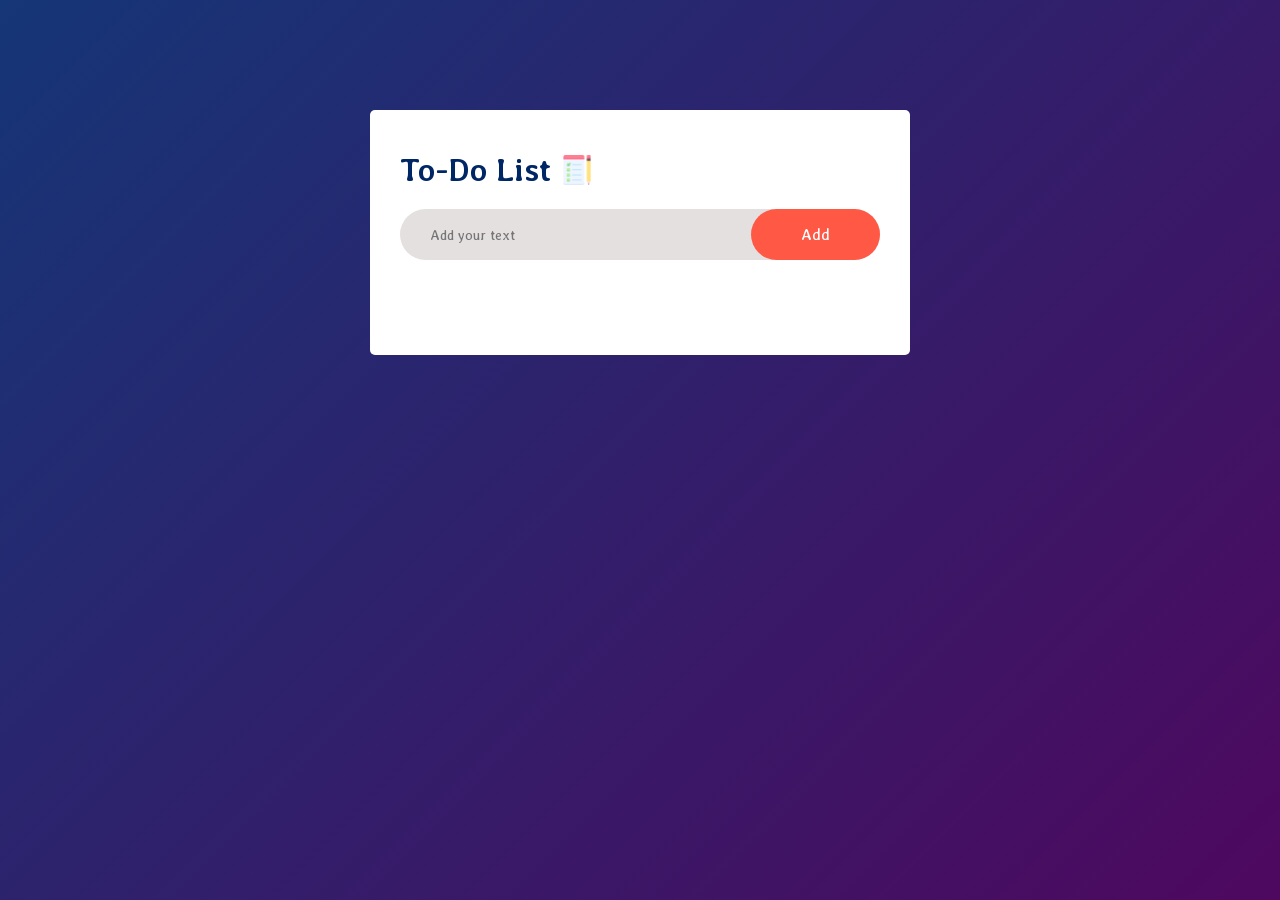
<file: Task-1/index.html>
<!DOCTYPE html>
<html lang="en">

<head>
    <meta charset="UTF-8">
    <meta name="viewport" content="width=device-width, initial-scale=1.0">
    <title>ToDo</title>
    <link rel="stylesheet" href="./style.css">

</head>

<body>
    <div class="container">
        <div class="todo-app">
            <h1>To-Do List <img src="./assets/todo-list.png" alt="todo"></h1>
            <div class="row">
                <input type="text" id="input-box" placeholder="Add your text">
                <button onclick="addTask()">Add</button>
            </div>

            <ul id="list-container">
            </ul>
        </div>
    </div>

    <script src="./script.js"></script>
</body>

</html>
</file>
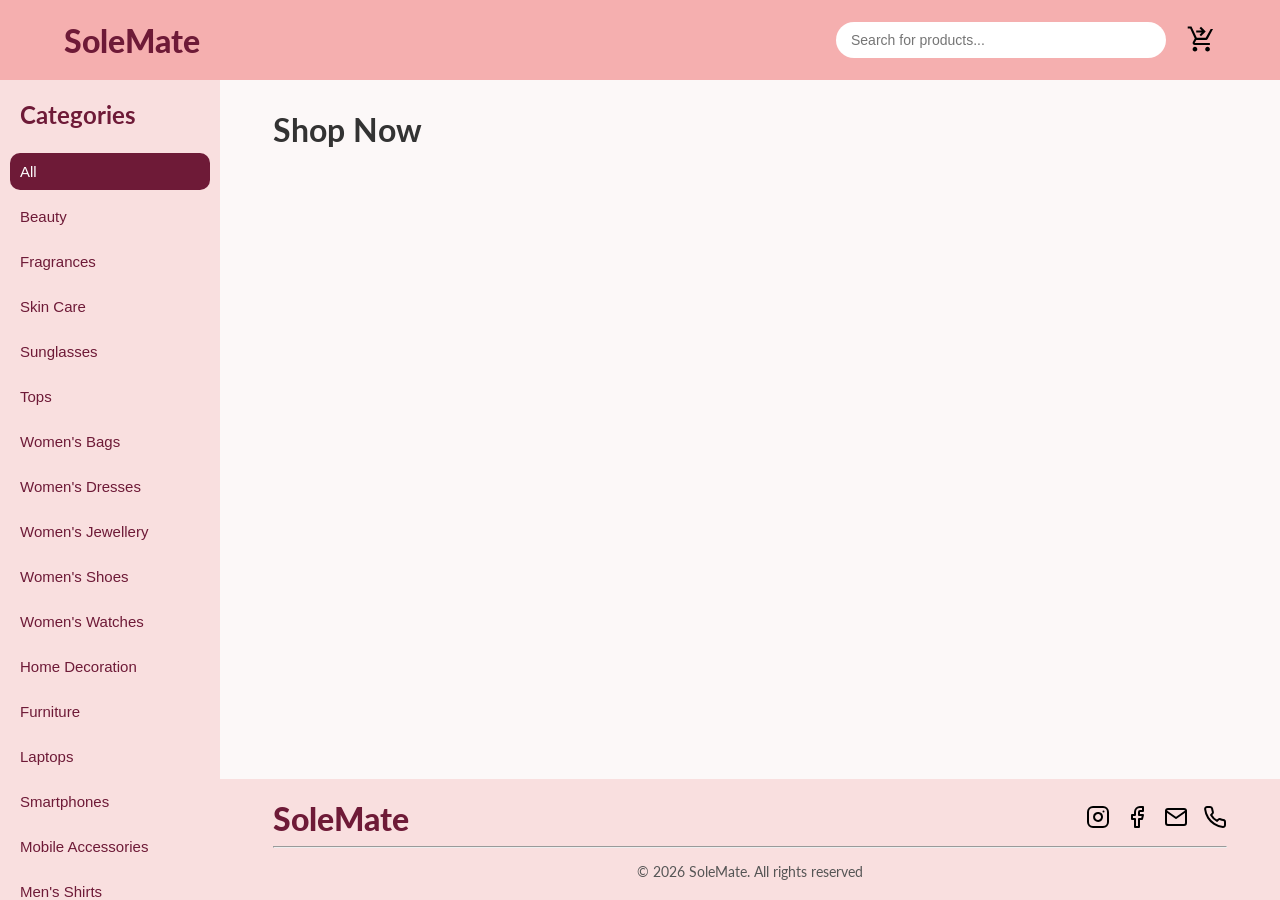
<file: Task-10/index.html>
<!DOCTYPE html>
<html lang="en">

<head>
    <meta charset="UTF-8">
    <meta name="viewport" content="width=device-width, initial-scale=1.0">
    <link rel="stylesheet" href="./style.css">
    <title>SoleMate</title>
</head>

<body>

    <header id="header">
        <div class="logo">SoleMate</div>
        <div class="header-right">
            <div class="search-bar">
                <input type="text" id="search-input" placeholder="Search for products...">
            </div>
            <div class="nav-links">
                <div class="cart">
                    <img id="cart-btn" src="./assets/shopping-cart.svg" alt="checkout">
                </div>
            </div>
        </div>
    </header>

    <aside id="sidebar">
        <div class="categories">
            <h2>Categories</h2>

            <button class="filter-btn active" data-category="all">All</button>

            <button class="filter-btn" data-category="beauty">Beauty</button>
            <button class="filter-btn" data-category="fragrances">Fragrances</button>
            <button class="filter-btn" data-category="skin-care">Skin Care</button>
            <button class="filter-btn" data-category="sunglasses">Sunglasses</button>
            <button class="filter-btn" data-category="tops">Tops</button>
            <button class="filter-btn" data-category="womens-bags">Women's Bags</button>
            <button class="filter-btn" data-category="womens-dresses">Women's Dresses</button>
            <button class="filter-btn" data-category="womens-jewellery">Women's Jewellery</button>
            <button class="filter-btn" data-category="womens-shoes">Women's Shoes</button>
            <button class="filter-btn" data-category="womens-watches">Women's Watches</button>
            <button class="filter-btn" data-category="home-decoration">Home Decoration</button>
            <button class="filter-btn" data-category="furniture">Furniture</button>
            <button class="filter-btn" data-category="laptops">Laptops</button>
            <button class="filter-btn" data-category="smartphones">Smartphones</button>
            <button class="filter-btn" data-category="mobile-accessories">Mobile Accessories</button>
            <button class="filter-btn" data-category="mens-shirts">Men's Shirts</button>
            <button class="filter-btn" data-category="mens-shoes">Men's Shoes</button>
            <button class="filter-btn" data-category="mens-watches">Men's Watches</button>
            <button class="filter-btn" data-category="motorcycle">Motorcycle</button>
            <button class="filter-btn" data-category="sports-accessories">Sports Accessories</button>
            <button class="filter-btn" data-category="tablets">Tablets</button>
            <button class="filter-btn" data-category="vehicle">Vehicle</button>
            <button class="filter-btn" data-category="kitchen-accessories">Kitchen Accessories</button>
            <button class="filter-btn" data-category="groceries">Groceries</button>

        </div>

        </div>


    </aside>

    <main id="main-content">
        <div id="product-section">
            <h1>Shop Now</h1>
            <div id="product-container" class="products-list"></div>
        </div>

        <div id="cart-section">
            <button id="back-btn">← Back to Shop</button>
            <h1>Your Cart</h1>
            <div id="cart-items"></div>
            <div id="total"></div>
        </div>
    </main>

    <footer>
        <div class="footer-top">
            <div class="logo">SoleMate</div>
            <div class="footer_links">
                <a><img src="./assets/instagram.svg" alt="instagram" class="icon contact"></a>
                <a><img src="./assets/facebook.svg" alt="facebook" class="icon contact"> </a>
                <a><img src="./assets/mail.svg" alt="mail" class="icon contact"> </a>
                <a><img src="./assets/phone.svg" alt="phone" class="icon contact"> </a>
            </div>
        </div>
        <hr>
        <div class="footer-bottom">&copy; 2026 SoleMate. All rights reserved</div>
    </footer>

    <script type="module" src="script.js"></script>
</body>

</html>
</file>
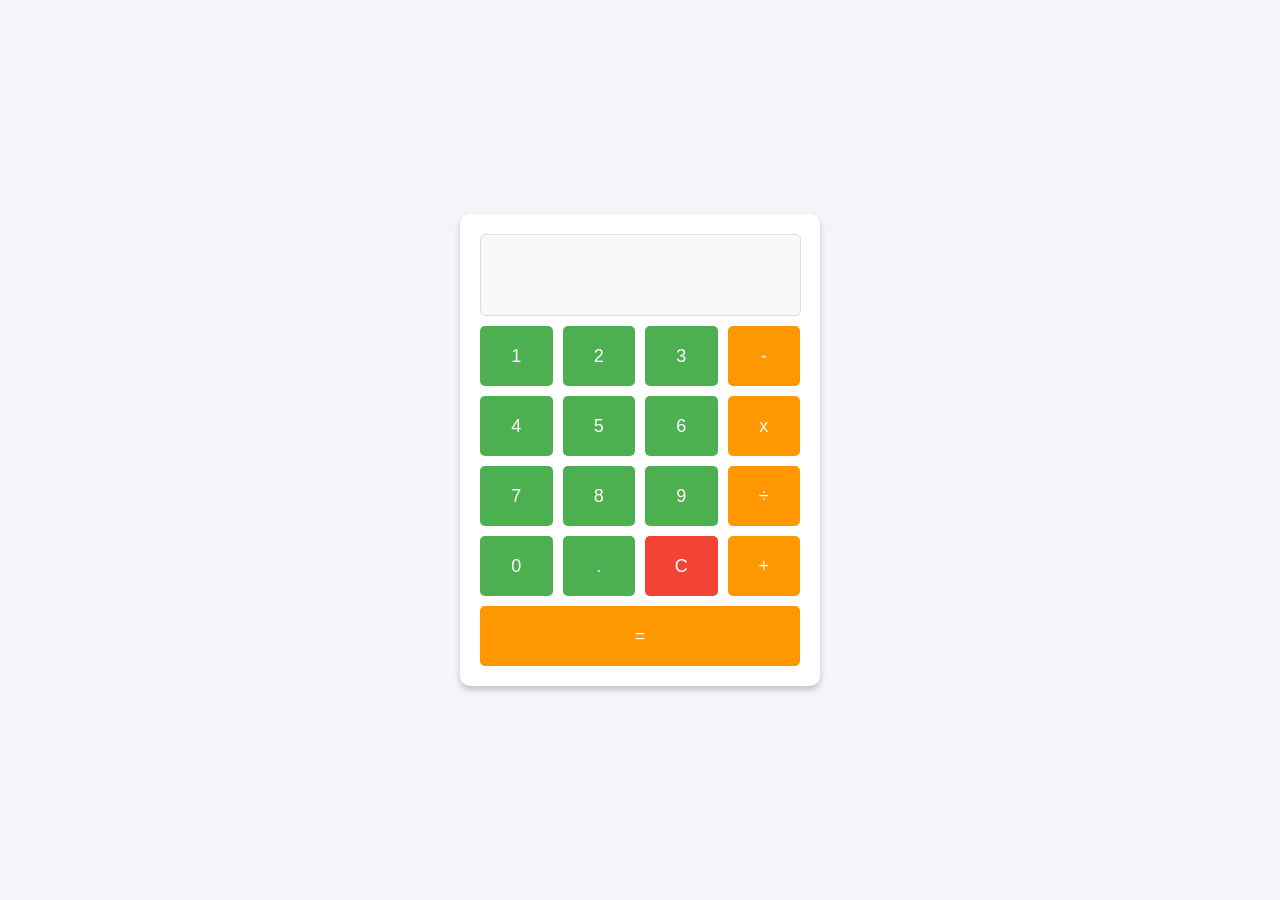
<file: Task-2/index.html>
<!DOCTYPE html>
<html lang="en">

<head>
    <meta charset="UTF-8">
    <meta name="viewport" content="width=device-width, initial-scale=1.0">
    <title>Calculator</title>
    <link rel="stylesheet" href="./style.css">
</head>

<body>
    <div class="calculator">
        <input type="text" id="display" class="display" readonly>
        <div class="buttons">
            <button onclick="appendToDisplay('1')">1</button>
            <button onclick="appendToDisplay('2')">2</button>
            <button onclick="appendToDisplay('3')">3</button>
            <button class="operator" onclick="appendToDisplay('-')">-</button>

            <button onclick="appendToDisplay('4')">4</button>
            <button onclick="appendToDisplay('5')">5</button>
            <button onclick="appendToDisplay('6')">6</button>
            <button class="operator" onclick="appendToDisplay('*')">x</button>

            <button onclick="appendToDisplay('7')">7</button>
            <button onclick="appendToDisplay('8')">8</button>
            <button onclick="appendToDisplay('9')">9</button>
            <button class="operator" onclick="appendToDisplay('/')">÷</button>

            <button onclick="appendToDisplay('0')">0</button>
            <button onclick="appendToDisplay('.')">.</button>
            <button class="clear" onclick="clearDisplay()">C</button>
            <button class="operator" onclick="appendToDisplay('+')">+</button>

            <button class="operator" style="grid-column: span 4;" onclick="calculate()">=</button>
        </div>
    </div>

    <script src="./script.js"></script>
</body>

</html>
</file>
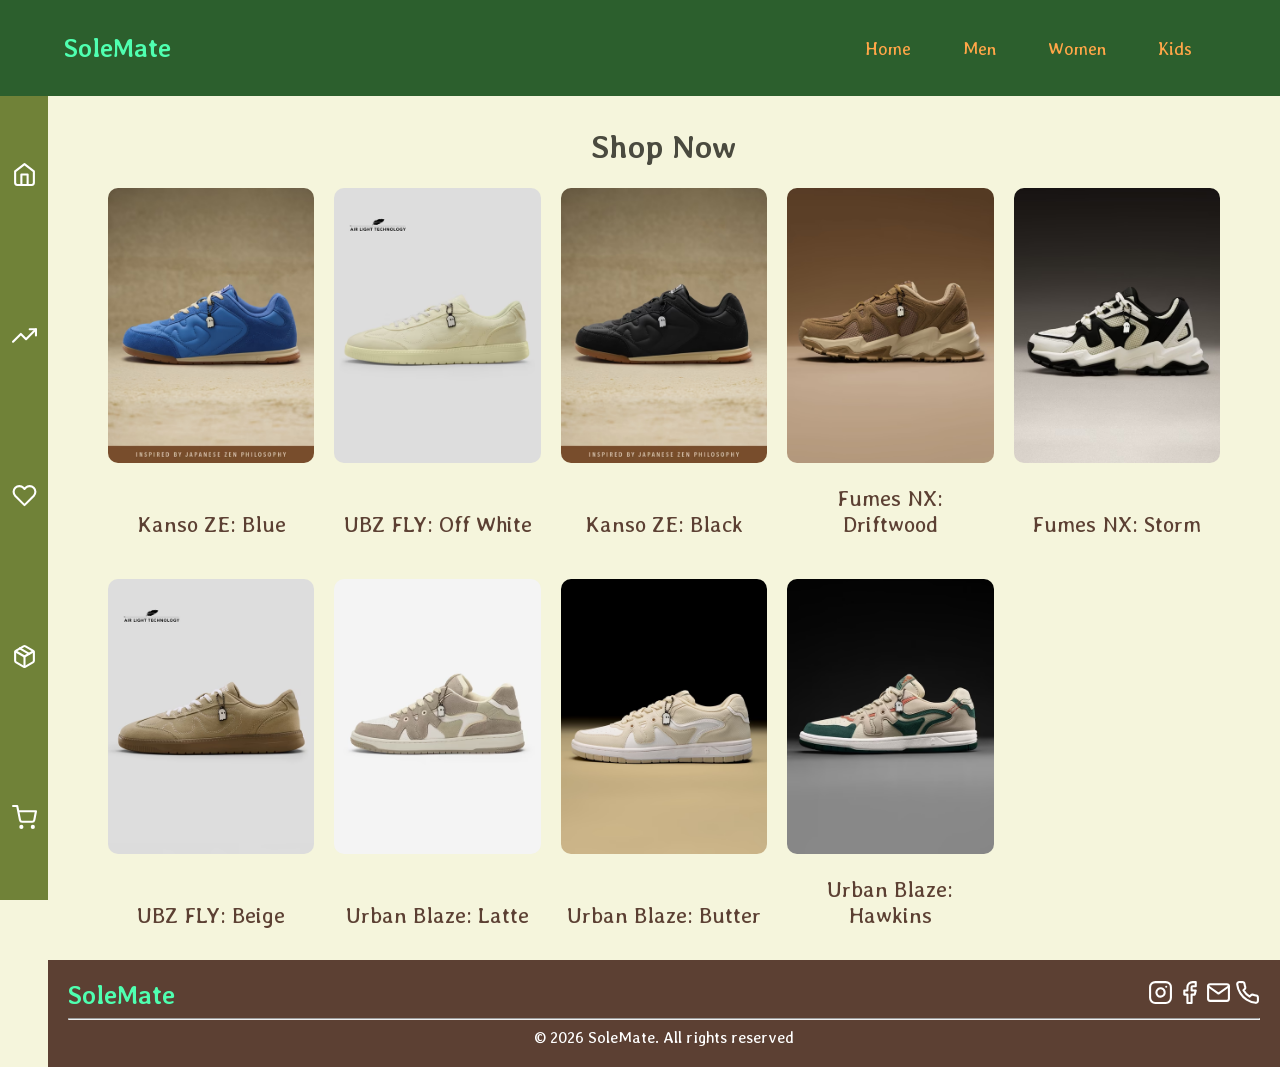
<file: Task-3/index.html>
<!DOCTYPE html>
<html lang="en">

<head>
    <meta charset="UTF-8">
    <meta name="viewport" content="width=device-width, initial-scale=1.0">
    <link rel="stylesheet" href="./style.css">
    <title>SoleMate</title>
</head>

<body>

    <header id="header">
        <div class="logo">SoleMate</div>
        <nav>
            <ul class="nav__links">
                <li><a href="#">Home</a></li>
                <li><a href="#men">Men</a></li>
                <li><a href="#women">Women</a></li>
                <li><a href="#kids">Kids</a></li>
            </ul>
        </nav>
    </header>

    <aside>
        <a><img src="./assets/home.svg" alt="home" class="icon"></a>
        <a><img src="./assets/trending-up.svg" alt="trendy" class="icon"> </a>
        <a><img src="./assets/heart.svg" alt="heart" class="icon"> </a>
        <a><img src="./assets/package.svg" alt="package" class="icon"> </a>
        <a><img src="./assets/shopping-cart.svg" alt="cart" class="icon"> </a>


    </aside>


    <main>
        <h1>Shop Now</h1>
        <div class="full-img" id="fullImgBox">
            <img src="./assets/shoe1.avif" alt="shoe-img" id="fullImg">
            <span onclick="closeFullImg()">X</span>
        </div>
        <div class="products-list">
            <div class="product">
                <img src="./assets/shoe1.avif" alt="shoe-img">
                <p>Kanso ZE: Blue</p>
            </div>
            <div class=" product">
                <img src="./assets/shoe2.avif" alt="shoe-img">
                <p>UBZ FLY: Off White</p>
            </div>
            <div class=" product">
                <img src="./assets/shoe3.avif" alt="shoe-img">
                <p>Kanso ZE: Black</p>
            </div>
            <div class="product">
                <img src="./assets/shoe4.avif" alt="shoe-img">
                <p>Fumes NX: Driftwood</p>
            </div>
            <div class="product">
                <img src="./assets/shoe5.avif" alt="shoe-img">
                <p>Fumes NX: Storm</p>
            </div>
            <div class="product">
                <img src="./assets/shoe6.avif" alt="shoe-img">
                <p>UBZ FLY: Beige</p>
            </div>
            <div class="product">
                <img src="./assets/shoe7.avif" alt="shoe-img">
                <p>Urban Blaze: Latte</p>
            </div>
            <div class="product">
                <img src="./assets/shoe8.avif" alt="shoe-img">
                <p>Urban Blaze: Butter</p>
            </div>
            <div class="product">
                <img src="./assets/shoe9.avif" alt="shoe-img">
                <p>Urban Blaze: Hawkins</p>
            </div>
        </div>
    </main>

    <footer>
        <div class="footer-top">
            <div class="logo">SoleMate</div>
            <div class="footer_links">
                <a><img src="./assets/instagram.svg" alt="instagram" class="icon contact"></a>
                <a><img src="./assets/facebook.svg" alt="facebook" class="icon contact"> </a>
                <a><img src="./assets/mail.svg" alt="mail" class="icon contact"> </a>
                <a><img src="./assets/phone.svg" alt="phone" class="icon contact"> </a>
            </div>
        </div>
        <hr>
        <div class="footer-bottom">&copy; 2026 SoleMate. All rights reserved</div>
    </footer>

    <script src="./script.js"></script>
</body>

</html>
</file>
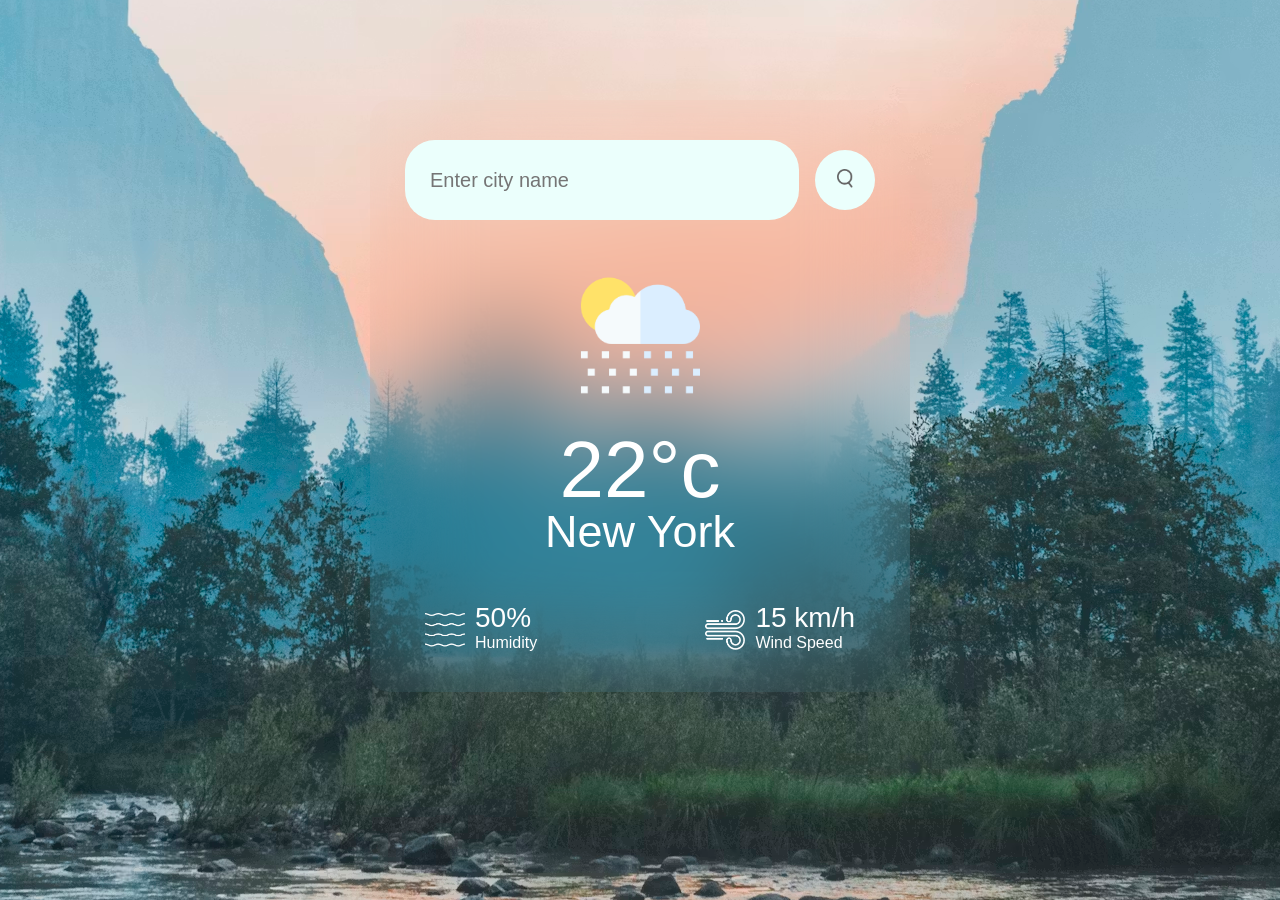
<file: Task-4/index.html>
<!DOCTYPE html>
<html lang="en">

<head>
    <meta charset="UTF-8">
    <meta name="viewport" content="width=device-width, initial-scale=1.0">
    <title>WeatherApp</title>
    <link rel="stylesheet" href="./style.css">
</head>

<body>
    <div class="card">
        <div class="search">
            <input type="text" placeholder="Enter city name">
            <button><img src="./assets/search.png" alt="search"></button>
        </div>

        <div class="weather">
            <img src="./assets/rain.png" alt="rain" class="weather-icon">
            <h1 class="temp">22°c</h1>
            <h2 class="city">New York</h2>
            <div class="details">
                <div class="col">
                    <img src="./assets/humidity.png" alt="humidity">
                    <div>
                        <p class="humidity">50%</p>
                        <p>Humidity</p>
                    </div>
                </div>
                <div class="col">
                    <img src="./assets/wind.png" alt="wind">
                    <div>
                        <p class="wind">15 km/h</p>
                        <p>Wind Speed</p>
                    </div>
                </div>
            </div>
        </div>
    </div>
    <script src="./config.js"></script>
    <script src="./script.js"></script>
</body>

</html>
</file>
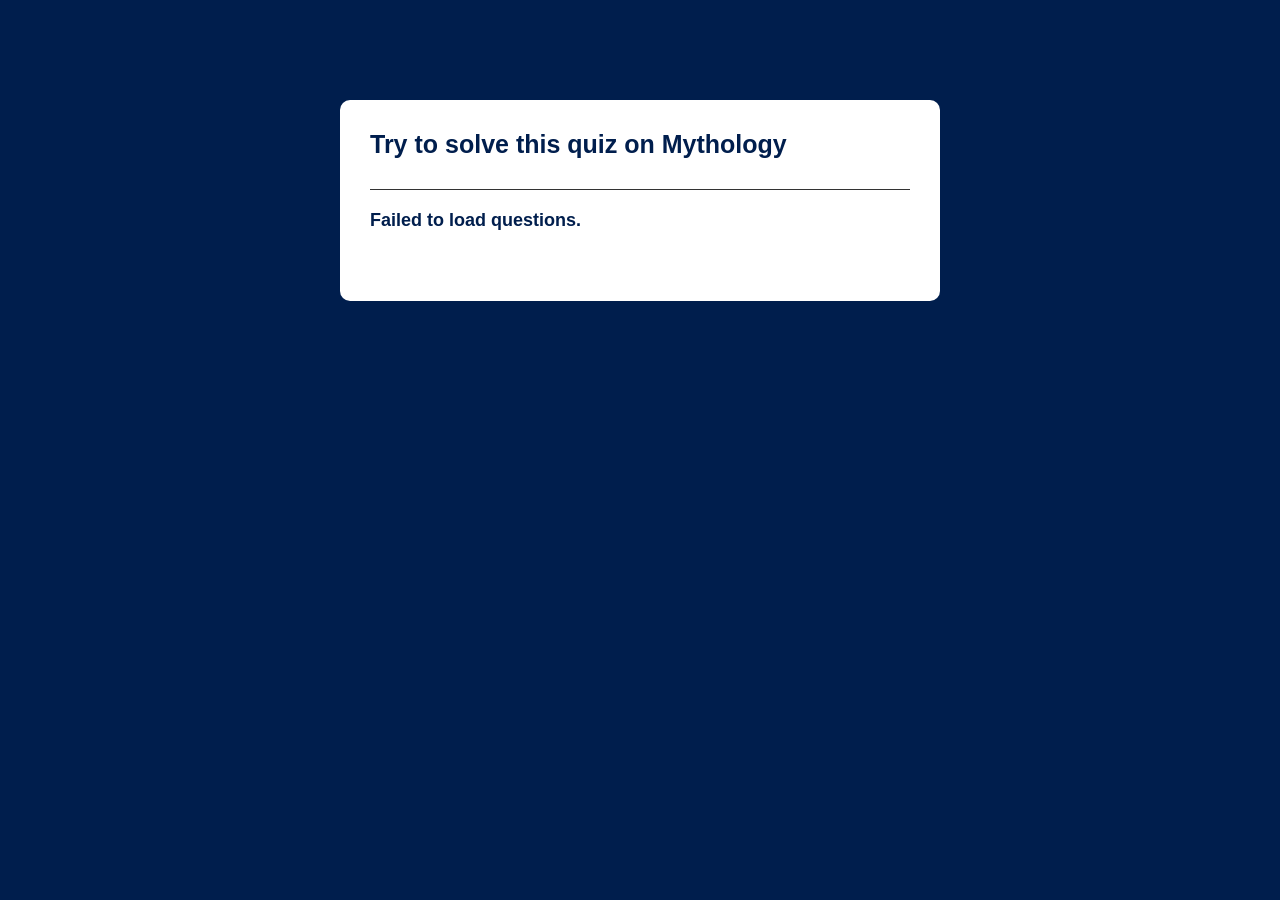
<file: Task-5/index.html>
<!DOCTYPE html>
<html>

<head>
    <meta name="viewport" content="width=device-width, initial-scale=1.0">
    <title>QuizzMasterrr</title>
    <link rel="stylesheet" href="./style.css">
</head>

<body>

    <div class="app">
        <h1>Try to solve this quiz on Mythology</h1>
        <div class="quiz">
            <h2 id="question">Question</h2>
            <div id="answer-buttons">
                <button class="btn">Answer 1</button>
                <button class="btn">Answer 2</button>
                <button class="btn">Answer 3</button>
                <button class="btn">Answer 4</button>
            </div>
            <button id="next-btn">Next</button>
        </div>
    </div>

    <script src="./script.js"></script>

</body>

</html>
</file>
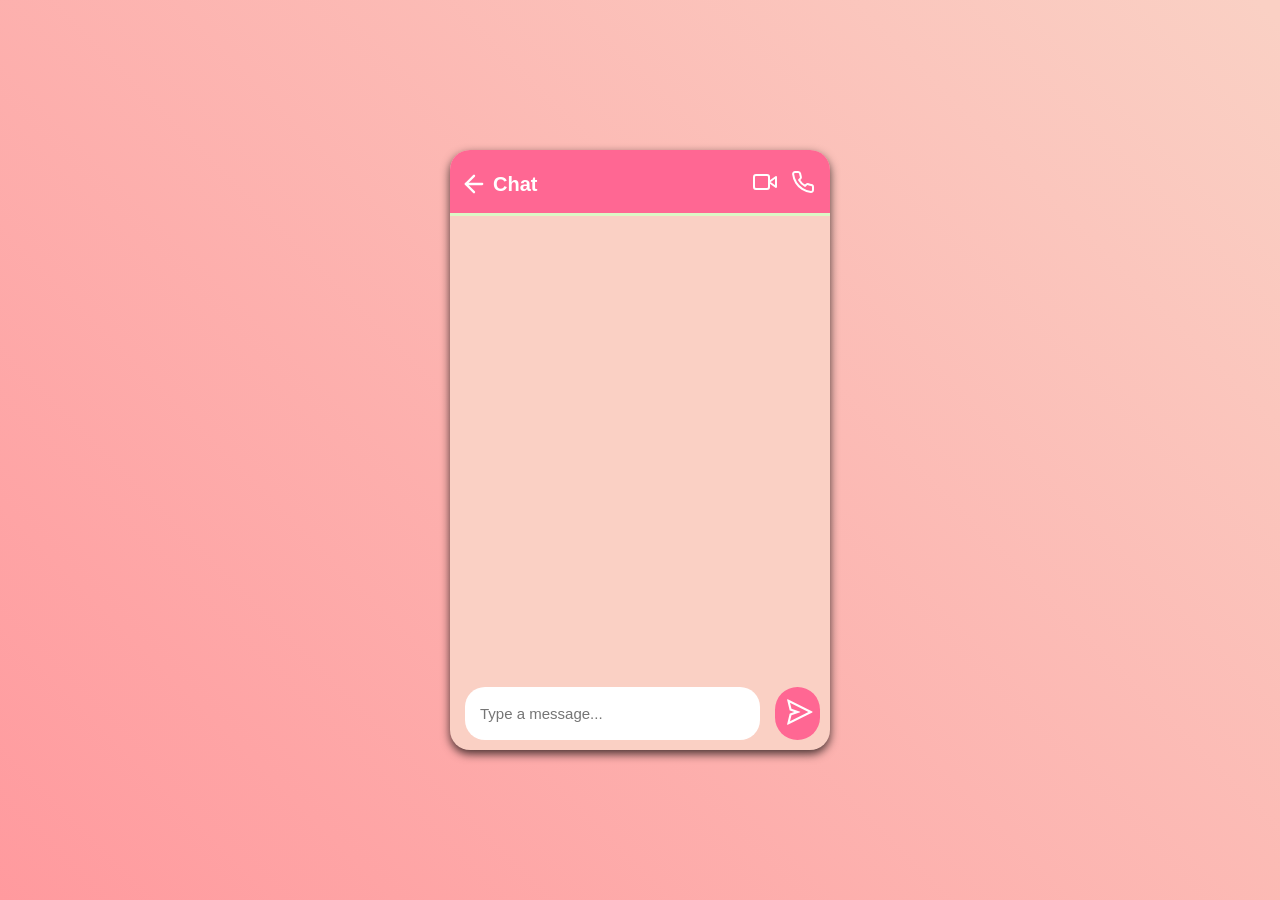
<file: Task-7/index.html>
<!DOCTYPE html>
<html lang="en">

<head>
    <meta charset="UTF-8">
    <meta name="viewport" content="width=device-width, initial-scale=1.0">
    <title>Chat Simulation</title>
    <link rel="stylesheet" href="style.css">
</head>

<body>

    <div class="chat-container">
        <div class="chat-header">
            <div class="left-header">
                <img src="./assets/arrow-left.svg" alt="arrow-left">
                <div class="text">Chat</div>
            </div>
            <div class="call">
                <img src="./assets/video.svg" alt="video">
                <img src="./assets/phone.svg" alt="phone">
            </div>
        </div>

        <div id="chat-box" class="chat-box"></div>

        <div class="chat-input">
            <input type="text" id="message-input" placeholder="Type a message...">
            <button onclick="sendMessage()"><img src="./assets/send.svg" alt="send"></button>
        </div>
    </div>

    <script src="script.js"></script>
</body>

</html>
</file>
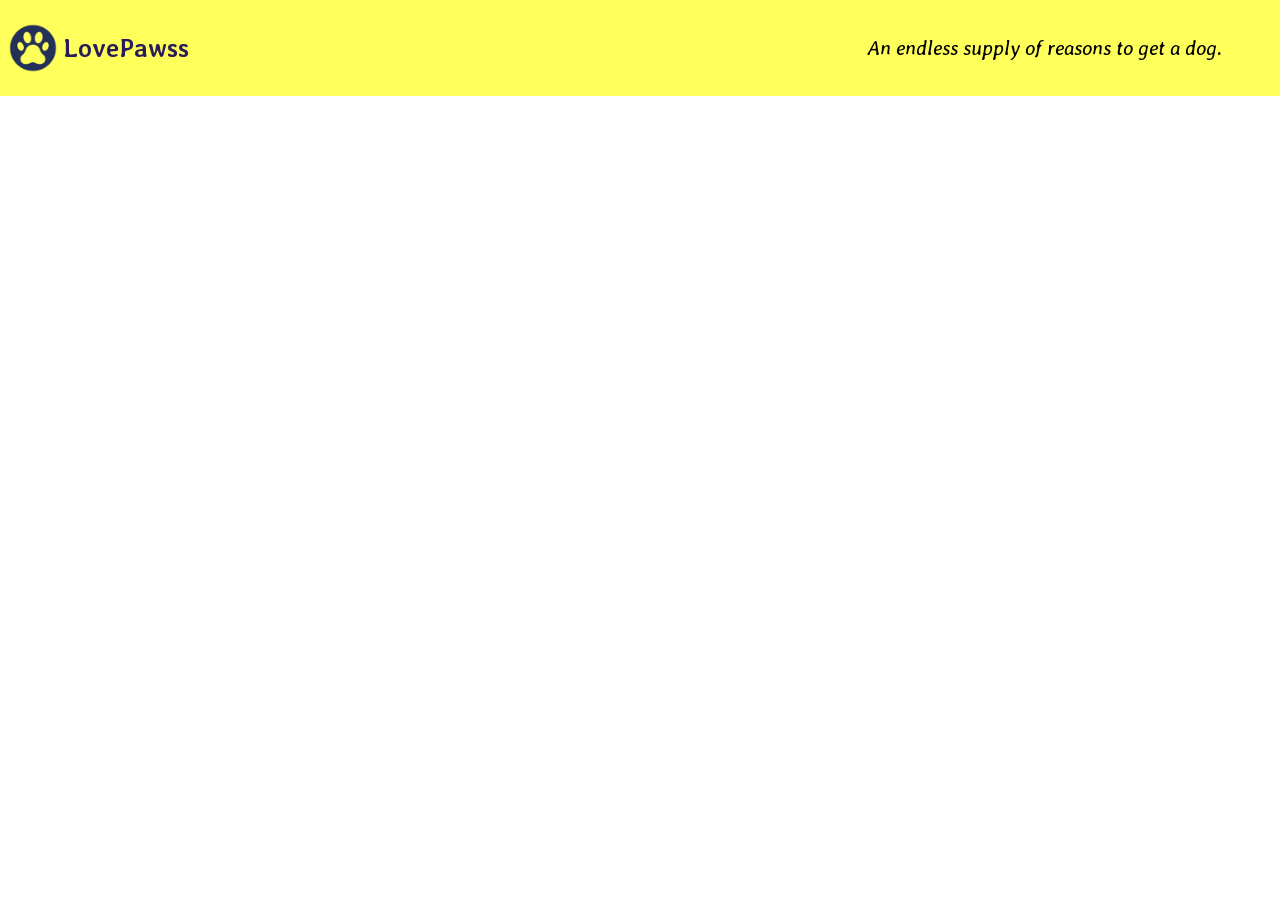
<file: Task-8/index.html>
<!DOCTYPE html>
<html lang="en">

<head>
    <meta charset="UTF-8">
    <meta name="viewport" content="width=device-width, initial-scale=1.0">
    <title>Infinite Scroll</title>
    <link rel="stylesheet" href="./style.css">
</head>

<body>
    <header id="header">
        <div class="logo"><img src="./assets/dog-paw-icon.png" alt="icon">LovePawss</div>
        <nav>
            An endless supply of reasons to get a dog.
        </nav>
    </header>
    <main>

    </main>

    <script src="./script.js"></script>
</body>

</html>
</file>
<file: Task-1/style.css>
@import url('https://fonts.googleapis.com/css2?family=Averia+Libre:ital,wght@0,300;0,400;0,700;1,300;1,400;1,700&family=Paprika&display=swap');

*{
    margin:0;
    padding:0;
    font-family:'Averia Libre';
    box-sizing: border-box;
}
.container{
    width: 100%;
    min-height: 100vh;
    background: linear-gradient(135deg, #153677, #4e085f);
    padding: 10px;
}

.todo-app{
    width: 100%;
    max-width: 540px;
    background: white;
    margin:100px auto 20px;
    padding: 40px 30px 70px;
    border-radius: 5px;
}

.todo-app h1{
    color:#002765;
    display: flex;
    align-items: center;
    margin-bottom: 20px;
}

.todo-app h1 img{
    width:30px;
    margin-left: 10px;
}
.row{
    display: flex;
    align-items: center;
    justify-content: space-between;
    background: rgb(229, 224, 224);
    border-radius: 30px;
    padding-left: 20px;
    margin-bottom: 25px;
}

input{
    flex: 1;
    border: none;
    outline: none;
    background: transparent;
    padding: 10px;
    font-size: 14px;
}
button{
    border: none;
    outline: none;
    padding: 16px 50px;
    background: #ff5945;
    color: white;
    font-size: 16px;
    cursor: pointer;
    border-radius: 30px;
}

ul li{
    list-style: none;
    font-size: 19px;
    padding: 12px 8px 12px 50px;
    cursor: pointer;
    user-select: none;
    position: relative;
}

ul li::before{
    content: '';
    position: absolute;
    height: 28px;
    width: 28px;
    border-radius: 50%;
    background-image:url(./assets/unchecked.png);
    background-size: cover ;
    background-position: center;
    top: 12px;
    left:8px;
}

ul li.checked{
    color: #555;
    text-decoration: line-through;
}

ul li.checked::before{
    background-image: url(./assets/checked.png);
}

ul li span{
    position: absolute;
    right: 0;
    top:5px;
    width: 40px;
    height: 40px;
    font-size: 29px;
    color: #555;
    line-height: 40px;
    text-align: center;
    border-radius:50% ;
}

ul li span:hover{
    background: #edeef0;
}
</file>
<file: Task-10/style.css>
@import url('https://fonts.googleapis.com/css2?family=Lato:wght@300;400;700;900&display=swap');

body {
    box-sizing: border-box;
    margin: 0;
    padding: 0;
    background-color: #FCF8F8;
    font-family: 'Lato', sans-serif;
    min-height: 100vh;
    display: grid;
    grid-template-columns: 220px 1fr;
    grid-template-rows: auto 1fr auto;
    grid-template-areas: 
        "header header"
        "sidebar main"
        "sidebar footer";
}

.logo {
    font-size: 32px;
    font-weight: 900;
    color: #6E1A37;
}

header {
    grid-area: header;
    height: 5rem;
    display: flex;
    justify-content: space-between;
    align-items: center;
    padding: 0 5%;
    background-color: #F5AFAF;
    position: sticky;
    top: 0;
    z-index: 1000;
}

.search-bar input {
    width: 300px;
    padding: 10px 15px;
    border: none;
    border-radius: 20px;
    font-size: 14px;
    transition: all 0.3s ease;
}

.search-bar input:focus {
    width: 400px;
    outline: none;
    border-color: #6E1A37;
}

.header-right {
    display: flex;
    align-items: center;
    gap: 20px;
}

#cart-btn {
    height: 30px;
    cursor: pointer;
    transition: transform 0.3s;
}

#cart-btn:hover {
    transform: scale(1.1);
}


aside {
    grid-area: sidebar;
    background-color: #F9DFDF;
    height: calc(100vh - 5rem);
    position: sticky;
    top: 5rem;
}

.categories {
    display: flex;
    flex-direction: column;
    padding: 20px 10px;
    max-height: 95%;
    overflow-y: auto;
}

.categories h2 {
    color: #6E1A37;
    margin-top: 0;
    padding-left: 10px;
}

.filter-btn {
    padding: 10px;
    margin: 4px 0;
    border-radius: 10px;
    border: none;
    text-align: left;
    color: #6E1A37;
    font-size: 15px;
    background-color: transparent;
    cursor: pointer;
    transition: all 0.2s ease;
}

.filter-btn:hover, .filter-btn.active {
    background-color: #6E1A37;
    color: white;
}

main {
    grid-area: main;
    padding: 30px 5%;
}

h1 {
    color: #333;
    margin-top: 0;
}

.products-list {
    display: grid;
    grid-template-columns: repeat(auto-fill, minmax(240px, 1fr));
    gap: 25px;
}

.product-card {
    background: #fff;
    border: 1px solid #eaeaea;
    border-radius: 12px;
    overflow: hidden;
    transition: all 0.3s ease;
    display: flex;
    flex-direction: column;
}

.product-card:hover {
    transform: scale(1.06);
    box-shadow: 0 10px 15px rgba(0,0,0,0.05);
}

.image-carousel {
    height: 200px;
    background: #fff;
    padding: 15px;
}

.image-carousel img {
    width: 100%;
    height: 100%;
    object-fit: contain;
}

.product-info {
    padding: 20px;
    display: flex;
    flex-direction: column;
    flex-grow: 1;
}

.product-title {
    font-size: 1.1rem;
    margin: 0 0 10px;
    color: #222;
}

.product-description {
    font-size: 0.9rem;
    color: #666;
    margin-bottom: 15px;
    display: -webkit-box;
    -webkit-line-clamp: 2;
    -webkit-box-orient: vertical;
    overflow: hidden;
    
}

.price-container {
    display: flex;
    align-items: center;
    gap: 10px;
    margin-bottom: 15px;
}

.current-price {
    font-weight: 900;
    font-size: 1.3rem;
    color: #6E1A37;
}

.discount {
    background: #F5AFAF;
    color: #6E1A37;
    font-size: 0.8rem;
    padding: 3px 8px;
    border-radius: 12px;
    font-weight: bold;
}

.add-to-cart-btn {
    width: 100%;
    padding: 12px;
    background: #6E1A37;
    color: white;
    border: none;
    border-radius: 8px;
    font-weight: bold;
    cursor: pointer;
    transition: 0.2s;
}

.add-to-cart-btn:hover {
    background: #4a1125;
    transform: scale(1.05);

}

#cart-section {
    display: none;
    max-width: 800px;
    margin: 0 auto;
    background: #fff;
    padding: 30px;
    border-radius: 12px;
    box-shadow: 0 4px 15px rgba(0,0,0,0.05);
}

#back-btn {
    background-color: #F9DFDF;
    padding: 5px;
    border-radius: 8px;
    border: none;
    color: #6E1A37;
    font-size: 16px;
    cursor: pointer;
    margin-bottom: 20px;
    font-weight: bold;
    transition: all 0.2s ease;
}
#back-btn:hover{
    transform: scale(1.1);
}

.cart-item {
    display: flex;
    align-items: center;
    padding: 15px 0;
    border-bottom: 1px solid #eee;
    gap: 20px;
}

.cart-img {
    width: 80px;
    height: 80px;
    object-fit: contain;
    background: #f9f9f9;
    border-radius: 8px;
    padding: 5px;
}

.cart-item-details {
    flex-grow: 1;
}

.cart-item-details h4 {
    margin: 0 0 5px 0;
    font-size: 1.1rem;
}

.cart-item-details p {
    margin: 0;
    color: #666;
}

.cart-item-actions {
    display: flex;
    flex-direction: column;
    align-items: center;
    gap: 10px;
}

.qty-input {
    width: 60px;
    padding: 5px;
    border: 1px solid #ccc;
    border-radius: 5px;
    text-align: center;
}

.remove-btn {
    background: none;
    border: none;
    color: #e74d3cd1;
    cursor: pointer;
    font-size: 0.9rem;
    text-decoration: underline;
}

.cart-item-subtotal {
    width: 80px;
    text-align: right;
    font-size: 1.1rem;
    color: #6E1A37;
}

.empty-cart {
    text-align: center;
    color: #888;
    font-size: 1.2rem;
    padding: 40px 0;
}

#total {
    margin-top: 30px;
    padding-top: 20px;
    border-top: 2px solid #eee;
}

.summary-row {
    display: flex;
    justify-content: space-between;
    gap: 40px;
    margin-bottom: 10px;
    color: #555;
    font-size: 18px;
}

.total-row {
    font-size: 1.3rem;
    font-weight: 900;
    color: #222;
}

body.viewing-cart #sidebar,
body.viewing-cart #product-section {
    display: none;
}

body.viewing-cart #cart-section {
    display: block;
}

body.viewing-cart {
    grid-template-columns: 1fr;
    grid-template-areas: 
        "header"
        "main"
        "footer";
}


footer {
    grid-area: footer;
    background-color: #F9DFDF;
    padding: 20px 5%;
}

.footer-top {
    display: flex;
    justify-content: space-between;
    align-items: center;
}

.footer_links {
    display: flex;
    gap: 15px;
}
img.icon.contact:hover{
    transform: scale(1.1);
}
.footer-bottom {
    text-align: center;
    margin-top: 15px;
    font-size: 0.9rem;
    color: #555;
}

@media(max-width: 768px) {
    body {
        grid-template-columns: 1fr;
        grid-template-areas: 
            "header"
            "sidebar"
            "main"
            "footer";
    }
    
    aside {
        height: auto;
        position: relative;
        overflow-y: auto;
        top: 0;
    }

    .categories {
        flex-direction: row;
        overflow-x: auto;
        padding: 10px;
    }

    .categories h2 {
        display: none;
    }

    .filter-btn {
        white-space: nowrap;
        padding: 8px 15px;
    }

    .search-bar input {
        width: 150px;
    }
    
    .search-bar input:focus {
        width: 180px;
    }

    .cart-item {
        flex-wrap: wrap;
    }
    
    .cart-item-subtotal {
        width: 100%;
        text-align: left;
    }
}
</file>
<file: Task-2/style.css>
body {
    font-family: Arial, sans-serif;
    display: flex;
    justify-content: center;
    align-items: center;
    height: 100vh;
    background-color: #f4f4f9;
    margin: 0;
}
.calculator {
    background-color: #fff;
    border-radius: 10px;
    box-shadow: 0px 4px 6px rgba(0, 0, 0, 0.2);
    width: 320px;
    padding: 20px;
}
.calculator .display {
    /* width: 100%; */
    height: 60px;
    margin-bottom: 10px;
    font-size: 24px;
    text-align: right;
    padding: 10px;
    border: 1px solid #ddd;
    border-radius: 5px;
    background-color: #f9f9f9;
    color: #333;
}
.buttons {
    display: grid;
    grid-template-columns: repeat(4, 1fr);
    gap: 10px;
}
.buttons button {
    height: 60px;
    font-size: 18px;
    border: none;
    border-radius: 5px;
    background-color: #4CAF50;
    color: white;
    cursor: pointer;
}
.buttons button.operator {
    background-color: #FF9800;
}
.buttons button.clear {
    background-color: #F44336;
}
.buttons button:hover {
    filter: brightness(0.9);
}
</file>
<file: Task-3/style.css>
@import url('https://fonts.googleapis.com/css2?family=Averia+Libre:ital,wght@0,300;0,400;0,700;1,300;1,400;1,700&display=swap');


body{

    box-sizing: border-box;
    margin: 0;
    padding: 0;
    background-color: #F5F5DC;

    min-height: 100vh;
    display: grid;
    grid-template-columns: 3rem 1fr;
    grid-template-rows: auto 1fr auto;
    grid-template-areas: 
        "header header"
        "sidebar main"
        "sidebar footer";
    font-family: Averia Libre;
}



.logo{
        font-family: Averia Libre;
        font-size: 25px;
        font-weight: 700;
        color: #4FFFB0

}

header{

    grid-area: header;

    height: 5rem;
    display: flex;
    justify-content: space-between;
    align-items: center;

    padding: 8px 5%;
    background-color: #2C5F2D;
    position: sticky;
    top:0;
}

li a{
    text-decoration: none;
}

.nav__links{
    list-style: none;
}

.nav__links li{
    display: inline-block;
    padding: 0px 20px;

    font-family: Averia Libre;
    font-size:18px;
    
}
.nav__links li a{
    padding: 4px;
    border-radius: 10px;
    color: #ffa648;
}
.nav__links li a:hover{
    background-color: #708238;
}
aside{
    grid-area: sidebar;
    height: calc(100vh - 6rem);
    background-color: #708238;

    position: sticky;
       top: 96px;

    align-self: start;
    display: flex;
    flex-direction: column;
    justify-content: space-around;
   align-items: center;

}

.icon{

   width: 25px;
  height: 25px;
  filter: invert(100%);
  cursor: pointer;

}
.icon:hover {
  filter: invert(30%); 
}


main{
    grid-area: main;
    padding: 10px 60px;
    color: #4A4A3F;
    font-size: 16px;

}
main h1{
    text-align: center;
    font-family: Averia Libre;
}
.products-list{
    display: grid;
    grid-template-columns: repeat(auto-fit,minmax(200px,1fr));
    justify-content: center;
    gap: 20px;
}
.product{

    color: #5C4033;
    text-align: center;
    border-radius: 10px;
    font-size: 18px;
    display: flex;
    flex-direction: column;
    cursor: pointer;
    justify-content: space-between;
    object-fit: cover;

}

.product p{
    font-size: 22px;
}

.product img{
    height: auto;
    border-radius: 10px;
}

.product img:hover{
    transform: scale(1.1);
    border-radius: 20px;
    box-shadow: 0 10px 7px;
}

.full-img{
    width: 100%;
    height: 100vh;
    background: rgba(0, 0, 0, 0.734);
    position: fixed;
    top: 0;
    left: 0;
    display: flex;
    justify-content: center;
    align-items: center;
    z-index: 100;
    opacity: 0;
    visibility: hidden;
    transition: opacity 0.3s ease, visibility 0.3s ease;
    z-index: 100;
}
.full-img.show {
    opacity: 1;
    visibility: visible;
}
.full-img img{
    width: 90%;
    max-width: 600px;

    transform: scale(0.8);
    transition: transform 0.3s ease;
}
.full-img.show img {
    transform: scale(1);
}
.full-img span{
    position: absolute;
    top:3%;
    right: 10%;
    font-size: 30px;
    color: white;
    cursor: pointer;
    padding: 3px 10px;
    border-radius: 50%;
    transition: background 0.3s ease;
}
.full-img span:hover{
    background:#2c201a ;
    /* border-radius: 50%; */
}

footer{
    grid-area: footer;
    background-color:#5C4033 ;
    padding: 20px;

    
}
.contact:hover{
    filter: invert(70%);

}

.footer-top{
display: flex;
    justify-content: space-between;
}
.footer-bottom{
    color: white;
    text-align: center;
}

@media(max-width: 450px) {
    body{
        grid-template-columns: 1fr;
        grid-template-areas: 
        "header"
        "sidebar"
        "main"
        "footer";
        gap:0px;
    }
    main{
        padding: 10px auto;
    }
    aside{
    height: 3rem;
    top: 96px;
    flex-direction: row;
    }
    
}
</file>
<file: Task-4/style.css>
*{
    margin:0;
    padding: 0;
    font-family:Arial, Helvetica, sans-serif;
}
body{
    background-image: url(./assets/background-img.avif);
    background-size:auto;
    background-repeat: no-repeat;
    background-position:center center;
}
.card{
    width: 90%;
    max-width: 470px;
    /* background: linear-gradient(135deg, ##faceb5, #5b548a); */
    backdrop-filter: blur(50px);
    color:white;
    margin: 100px auto 0;
    border-radius: 20px;
    padding: 40px 35px;
    text-align: center;
}

.search{
    width: 100%;
    display: flex;
    align-items: center;
    justify-content: space-between;
}
.search input{
    border: 0;
    outline: 0;
    background:#ebfffc;
    color: #555;
    padding: 10px 25px;
    height: 60px;
    border-radius: 30px;
    flex: 1;
    margin-right: 16px;
    font-size: 20px;
}

.search button{
    border: 0;
    outline: 0;
    background: #ebfffc;
    border-radius: 50%;
    width: 60px;
    height: 60px;
    cursor: pointer;
}

.search button img{
    width: 16px;
}
.weather-icon{
    width: 170px;
    margin-top: 30px;
}
.weather h1{
    font-size: 80px;
    font-weight: 500;
}
.weather h2{
    font-size: 45px;
    font-weight: 400;
    margin-top: -10px;
}
.details{
    display: flex;
    align-items: center;
    justify-content: space-between;
    padding: 0 20px;
    margin-top: 50px;
}
.col{
    display:flex;
    align-items: center;
    text-align: left;
}
.col img{
    width: 40px;
    margin-right: 10px;
}
.humidity, .wind{
    font-size: 28px;
    margin-top: -6px;
}
</file>
<file: Task-5/style.css>
*{ 
    margin: 0; 
    padding: 0; 
    font-family: 'Poppins', sans-serif; 
    box-sizing: border-box; 
}
body {
background: #001e4d;
} 

.app {
background: #fff;
width: 90%;
max-width: 600px;
margin: 100px auto 0;
border-radius: 10px;
padding: 30px;
}

.app h1 {
font-size: 25px;
color: #001e4d;
font-weight: 600;
border-bottom: 1px solid #333;
padding-bottom: 30px;
}

.quiz {
padding: 20px 0;
}

.quiz h2 {
font-size: 18px;
color: #001e4d;
font-weight: 600;
margin-bottom: 20px;
}

.btn {
background: #fff;
color: #222;
font-weight: 500;
width: 100%;
border: 1px solid #222;
padding: 10px;
margin: 10px 0;
text-align: left;
border-radius: 4px;
cursor: pointer;
transition: all 0.3s;
}

.btn:hover:not([disabled]) {
background: #222;
color: #fff;
}

.btn:disabled {
cursor: no-drop;
}

#next-btn {
background: #001e4d;
color: #fff;
font-weight: 500;
width: 150px;
border: 0;
padding: 10px;
margin: 20px auto 0;
border-radius: 4px;
cursor: pointer;
display: none;
}

.correct {
background: #9aeabc;
}

.incorrect {
background: #ff9393;
}
</file>
<file: Task-7/style.css>
* {
    margin: 0;
    padding: 0;
    box-sizing: border-box;
    font-family: Arial, sans-serif;
}

body {
    background:linear-gradient(45deg, #ff9a9e 0%, #fad0c4 99%, #fad0c4 100%);
    display: flex;
    justify-content: center;
    align-items: center;
    height: 100vh;
}
img {
  filter:brightness(0) invert(1);
}

.chat-container {
    width: 380px;
    height: 600px;
    background: #fad0c4;
    border-radius: 20px;
    display: flex;
    flex-direction: column;
    overflow: hidden;
    box-shadow: 0 4px 10px rgba(0, 0, 0, 0.718);
}

.chat-header {
    background: #ff6793;
    color: white;
    padding: 20px 10px 15px 10px;
    text-align: center;
    font-weight: bold;
    border-bottom: 3px solid #dcf8c6;
    
    display: flex;
    justify-content: space-between;
}
.chat-header .left-header{
    display: flex;

}
.chat-header .left-header .text{
    padding-top: 3px;
    padding-left: 5px;
    font-size: 20px;
}


.chat-header .call img{
    margin: 0px 5px;
}
.chat-box {
    flex: 1;
    padding: 10px;
    overflow-y: auto;
    display: flex;
    flex-direction: column;
    gap: 10px;
}

.message {
    max-width: 70%;
    padding: 8px 12px;
    border-radius: 10px;
    font-size: 14px;
}

.sent {
    align-self: flex-end;
    background: #dcf8c6;
}

.received {
    align-self: flex-start;
    background: #f1f0f0;
}

.timestamp {
    font-size: 10px;
    margin-top: 2px;
    text-align: right;
    color: gray;
}

.chat-input {
    margin: 5px;
    display: flex;
    justify-content: space-between;
}

.chat-input input {
    width: 300px;
    padding: 15px;
    border: none;
    outline: none;
    border-radius: 20px;
    margin: 5px 10px;
    font-size: 15px;
}

.chat-input button {
    margin: 5px;
    padding: 10px 5px 10px 10px;
    border: none;
    background: #ff6793;
    color: white;
    cursor: pointer;
    border-radius: 30px;
}

.chat-input button:hover {
    background: #fd5081;
}
.chat-input button img{
    width: 30px;
}
</file>
<file: Task-8/style.css>
@import url('https://fonts.googleapis.com/css2?family=Averia+Libre:ital,wght@0,300;0,400;0,700;1,300;1,400;1,700&display=swap');

*{
    margin: 0;
    font-family: Averia Libre;

}
.logo img{
    width: 50px;
    margin-right: 5px;
}
.logo{
        font-family: Averia Libre;
        font-size: 25px;
        font-weight: 700;
        color: #281C59;
        display: flex;
        align-items: center;

}
header{

    grid-area: header;

    height: 5rem;
    display: flex;
    justify-content: space-between;
    align-items: center;
    padding: 8px;
    background-color: #FFFF5C;
    position: sticky;
    top:0;
}
nav{
    font-size: 20px;
    font-style: italic;
    margin-right:50px;
}

.container{
    display: flex;
    flex-direction: row;
    flex-wrap: wrap;
    align-items: center;
    justify-content: center;
}

.container>img{
    flex: 1 21%;
    margin: 10px;
}
</file>
